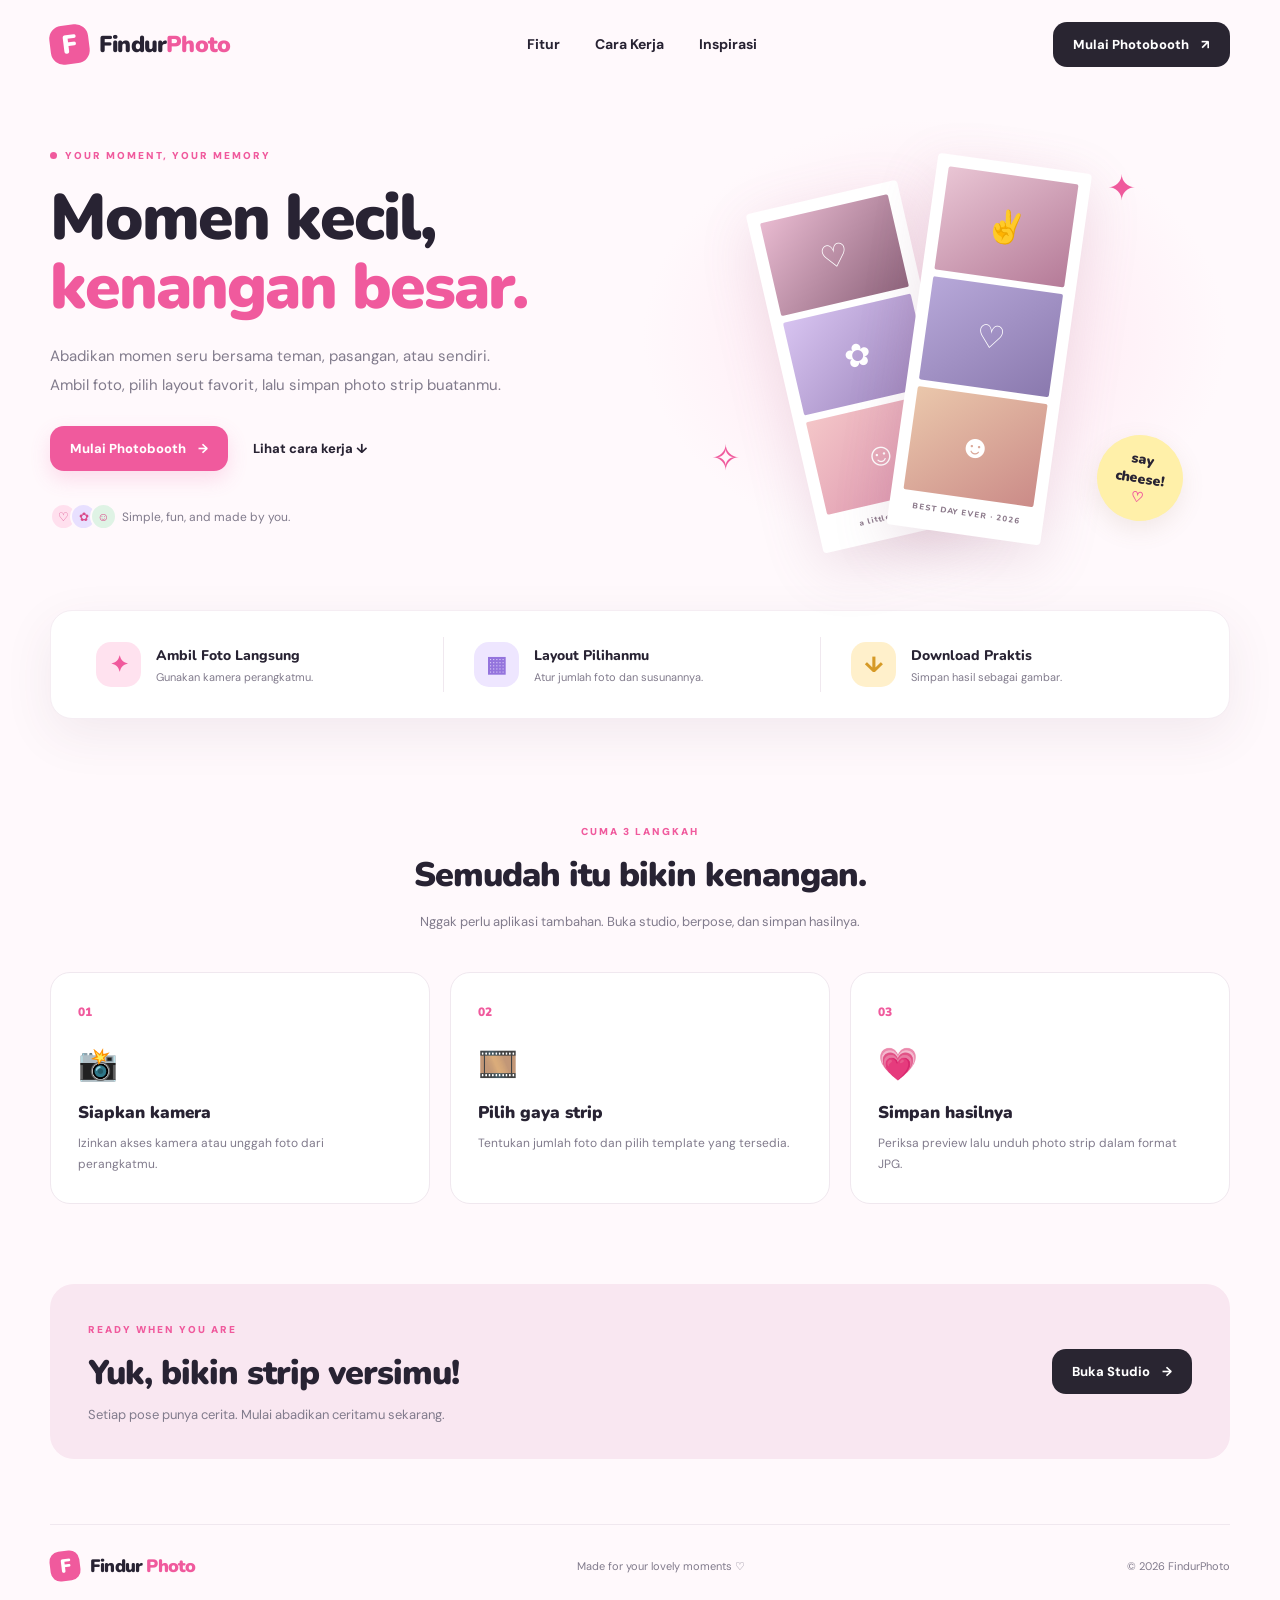
<file: index.html>
<!DOCTYPE html>
<html lang="id">

<head>
    <meta charset="UTF-8">
    <meta name="viewport" content="width=device-width, initial-scale=1.0">

    <title>Find ur Photo — Abadikan Momenmu</title>

    <link rel="stylesheet" href="style.css">
</head>

<body class="landing-page">

    <header class="site-header wrap">

        <a class="brand" href="index.html">
            <span class="brand-mark">F</span>

            <span>
                Findur<span class="pink">Photo</span>
            </span>
        </a>

        <nav>
            <a href="#fitur">Fitur</a>
            <a href="#cara">Cara Kerja</a>
            <a href="#contoh">Inspirasi</a>
        </nav>

        <a class="button button-dark header-cta" href="studio.html">
            Mulai Photobooth
            <span>↗</span>
        </a>

    </header>

    <main>

        <section class="hero wrap">

            <div class="hero-copy">

                <span class="eyebrow">
                    <span class="eyebrow-dot"></span>
                    YOUR MOMENT, YOUR MEMORY
                </span>

                <h1>
                    Momen kecil,
                    <br>
                    <span class="pink">kenangan besar.</span>
                </h1>

                <p>
                    Abadikan momen seru bersama teman, pasangan, atau sendiri.
                    Ambil foto, pilih layout favorit, lalu simpan photo strip
                    buatanmu.
                </p>

                <div class="hero-actions">

                    <a class="button button-pink" href="studio.html">
                        Mulai Photobooth
                        <span>→</span>
                    </a>

                    <a class="text-link" href="#cara">
                        Lihat cara kerja ↓
                    </a>

                </div>

                <div class="hero-note">

                    <div class="avatar-stack">
                        <span>♡</span>
                        <span>✿</span>
                        <span>☺</span>
                    </div>

                    <span>
                        Simple, fun, and made by you.
                    </span>

                </div>

            </div>

            <div class="hero-art" aria-label="Ilustrasi hasil photobooth">

                <div class="sparkle sparkle-one">✦</div>
                <div class="sparkle sparkle-two">✧</div>

                <div class="photo-card photo-card-back">

                    <div class="mock-photo mock-a">♡</div>
                    <div class="mock-photo mock-b">✿</div>
                    <div class="mock-photo mock-c">☺</div>

                    <div class="mock-caption">
                        a little moment
                    </div>

                </div>

                <div class="photo-card photo-card-front">

                    <div class="mock-photo mock-d">
                        <span>✌</span>
                    </div>

                    <div class="mock-photo mock-e">
                        <span>♡</span>
                    </div>

                    <div class="mock-photo mock-f">
                        <span>☻</span>
                    </div>

                    <div class="mock-caption">
                        BEST DAY EVER · 2026
                    </div>

                </div>

                <div class="sticker">
                    say<br>
                    cheese!
                    <span>♡</span>
                </div>

            </div>

        </section>

        <section class="feature-band wrap" id="fitur">

            <div class="feature">

                <span class="feature-icon pink-bg">✦</span>

                <div>
                    <h3>Ambil Foto Langsung</h3>
                    <p>Gunakan kamera perangkatmu.</p>
                </div>

            </div>

            <div class="feature">

                <span class="feature-icon lilac-bg">▦</span>

                <div>
                    <h3>Layout Pilihanmu</h3>
                    <p>Atur jumlah foto dan susunannya.</p>
                </div>

            </div>

            <div class="feature">

                <span class="feature-icon yellow-bg">↓</span>

                <div>
                    <h3>Download Praktis</h3>
                    <p>Simpan hasil sebagai gambar.</p>
                </div>

            </div>

        </section>

        <section class="how-section wrap" id="cara">

            <div class="section-heading">

                <span class="eyebrow">
                    CUMA 3 LANGKAH
                </span>

                <h2>
                    Semudah itu bikin kenangan.
                </h2>

                <p>
                    Nggak perlu aplikasi tambahan.
                    Buka studio, berpose, dan simpan hasilnya.
                </p>

            </div>

            <div class="steps">

                <article>

                    <span class="step-number">01</span>

                    <div class="step-emoji">📸</div>

                    <h3>Siapkan kamera</h3>

                    <p>
                        Izinkan akses kamera atau unggah foto dari perangkatmu.
                    </p>

                </article>

                <article>

                    <span class="step-number">02</span>

                    <div class="step-emoji">🎞️</div>

                    <h3>Pilih gaya strip</h3>

                    <p>
                        Tentukan jumlah foto dan pilih template yang tersedia.
                    </p>

                </article>

                <article>

                    <span class="step-number">03</span>

                    <div class="step-emoji">💗</div>

                    <h3>Simpan hasilnya</h3>

                    <p>
                        Periksa preview lalu unduh photo strip dalam format JPG.
                    </p>

                </article>

            </div>

        </section>

        <section class="inspiration wrap" id="contoh">

            <div>

                <span class="eyebrow">
                    READY WHEN YOU ARE
                </span>

                <h2>
                    Yuk, bikin strip versimu!
                </h2>

                <p>
                    Setiap pose punya cerita.
                    Mulai abadikan ceritamu sekarang.
                </p>

            </div>

            <a class="button button-dark" href="studio.html">
                Buka Studio
                <span>→</span>
            </a>

        </section>

    </main>

    <footer class="site-footer wrap">

        <a class="brand" href="index.html">

            <span class="brand-mark">F</span>

            <span>
                Findur
                <span class="pink">Photo</span>
            </span>

        </a>

        <span>
            Made for your lovely moments ♡
        </span>

        <span>
            © 2026 FindurPhoto
        </span>

    </footer>

</body>
</html>
</file>
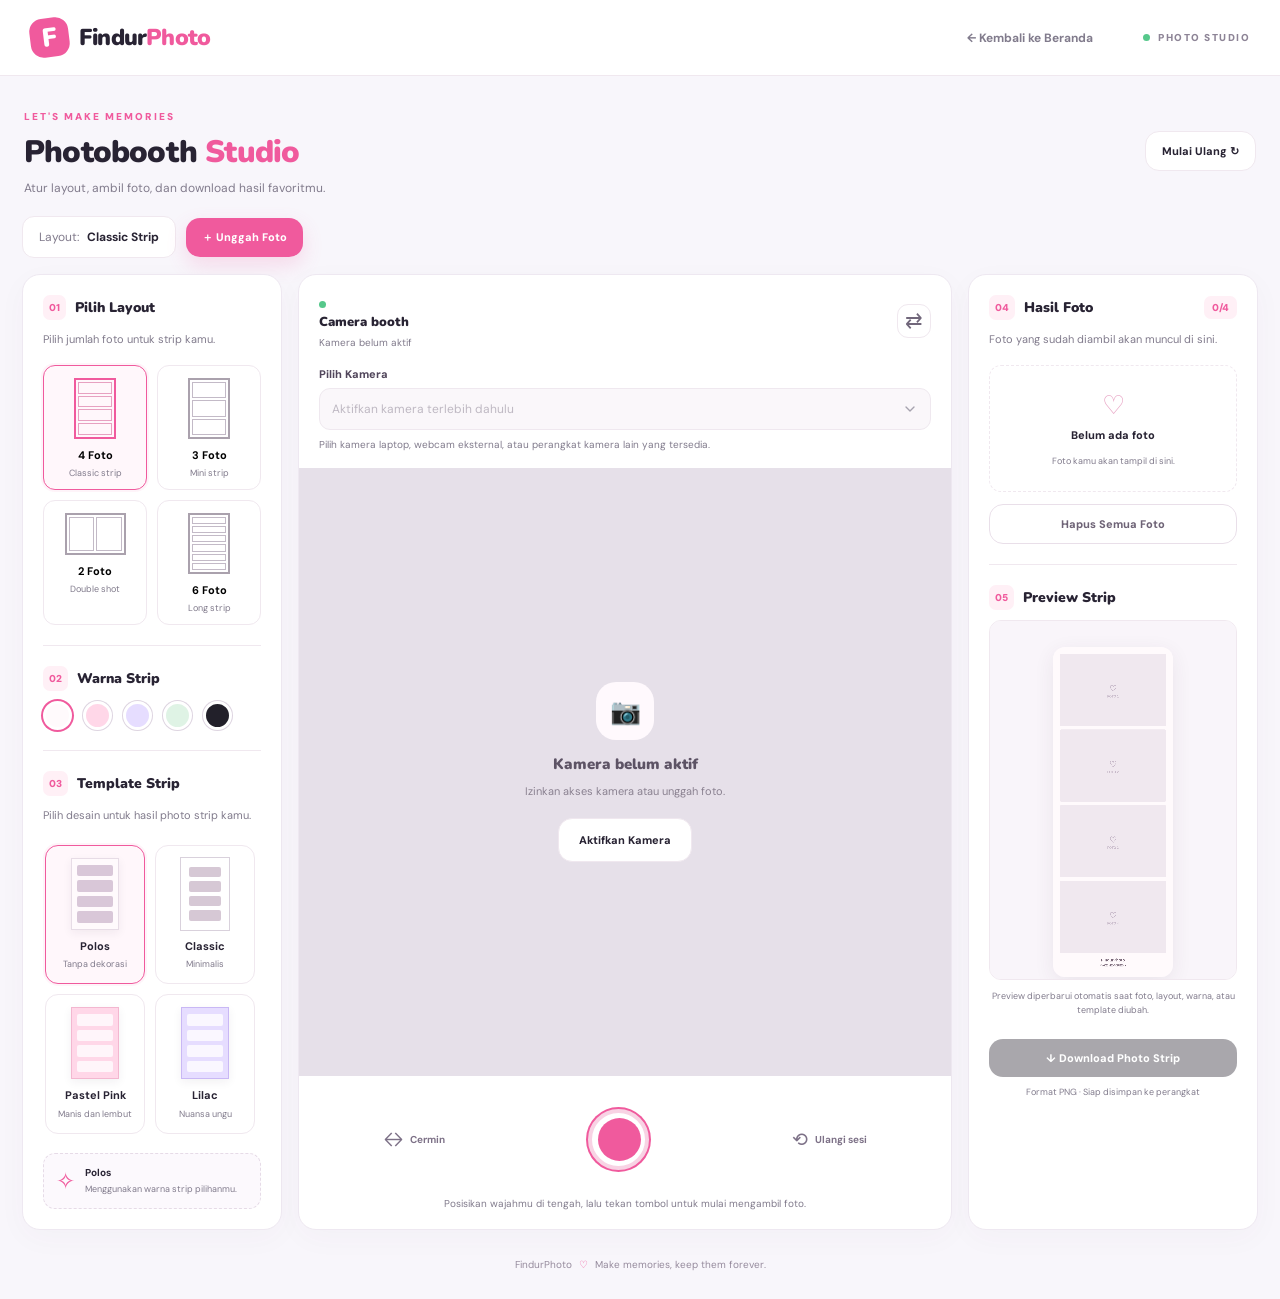
<file: studio.html>
<!DOCTYPE html>
<html lang="id">
<head>
    <meta charset="UTF-8">
    <meta name="viewport" content="width=device-width, initial-scale=1.0">
    <title>Studio Photobooth — FindurPhoto</title>
    <link rel="stylesheet" href="style.css">
</head>
<body class="studio-page">
    <header class="site-header studio-header">
        <a class="brand" href="index.html">
            <span class="brand-mark">F</span>
            <span>Findur<span class="pink">Photo</span></span>
        </a>
        <nav><a href="index.html">← Kembali ke Beranda</a></nav>
        <span class="studio-status"><span></span> PHOTO STUDIO</span>
    </header>

    <main class="studio-wrap">
        <div class="studio-title">
            <div>
                <span class="eyebrow">LET'S MAKE MEMORIES</span>
                <h1>Photobooth <span class="pink">Studio</span></h1>
                <p>Atur layout, ambil foto, dan download hasil favoritmu.</p>
            </div>
            <button class="button button-light" id="resetAll" type="button">Mulai Ulang ↻</button>
        </div>

        <div class="studio-toolbar">
            <span class="toolbar-pill">Layout: <strong id="layoutName">Classic Strip</strong></span>
            <label class="button button-pink upload-button">
                ＋ Unggah Foto
                <input id="uploadInput" type="file" accept="image/*" multiple hidden>
            </label>
        </div>

        <div class="studio-grid">
            <aside class="panel layout-panel">
                <div class="panel-heading"><span>01</span><h2>Pilih Layout</h2></div>
                <p class="muted">Pilih jumlah foto untuk strip kamu.</p>

                <div class="layout-options" id="layoutOptions">
                    <button class="layout-option active" data-count="4" type="button">
                        <span class="layout-icon vertical four"><i></i><i></i><i></i><i></i></span>
                        <strong>4 Foto</strong><small>Classic strip</small>
                    </button>
                    <button class="layout-option" data-count="3" type="button">
                        <span class="layout-icon vertical three"><i></i><i></i><i></i></span>
                        <strong>3 Foto</strong><small>Mini strip</small>
                    </button>
                    <button class="layout-option" data-count="2" type="button">
                        <span class="layout-icon horizontal two"><i></i><i></i></span>
                        <strong>2 Foto</strong><small>Double shot</small>
                    </button>
                    <button class="layout-option" data-count="6" type="button">
                        <span class="layout-icon vertical six"><i></i><i></i><i></i><i></i><i></i><i></i></span>
                        <strong>6 Foto</strong><small>Long strip</small>
                    </button>
                </div>

                <div class="panel-divider"></div>
                <div class="panel-heading"><span>02</span><h2>Warna Strip</h2></div>
                <div class="color-options">
                    <button class="color-choice active" data-color="#fffafc" aria-label="Putih" style="--swatch:#fffafc" type="button"></button>
                    <button class="color-choice" data-color="#ffd7e8" aria-label="Pink" style="--swatch:#ffd7e8" type="button"></button>
                    <button class="color-choice" data-color="#e6ddff" aria-label="Lilac" style="--swatch:#e6ddff" type="button"></button>
                    <button class="color-choice" data-color="#dff3e5" aria-label="Mint" style="--swatch:#dff3e5" type="button"></button>
                    <button class="color-choice" data-color="#22202a" aria-label="Hitam" style="--swatch:#22202a" type="button"></button>
                </div>

                <div class="panel-divider"></div>
                <div class="panel-heading"><span>03</span><h2>Template Strip</h2></div>
                <p class="muted">Pilih desain untuk hasil photo strip kamu.</p>

                <div class="template-gallery" id="templateGallery">
                    <button class="template-card active" type="button" data-template="plain" aria-pressed="true">
                        <span class="template-card-preview preview-plain"><i></i><i></i><i></i><i></i></span>
                        <strong>Polos</strong><small>Tanpa dekorasi</small>
                    </button>
                    <button class="template-card" type="button" data-template="classic" aria-pressed="false">
                        <span class="template-card-preview preview-classic"><i></i><i></i><i></i><i></i></span>
                        <strong>Classic</strong><small>Minimalis</small>
                    </button>
                    <button class="template-card" type="button" data-template="pink" aria-pressed="false">
                        <span class="template-card-preview preview-pink"><i></i><i></i><i></i><i></i></span>
                        <strong>Pastel Pink</strong><small>Manis dan lembut</small>
                    </button>
                    <button class="template-card" type="button" data-template="lilac" aria-pressed="false">
                        <span class="template-card-preview preview-lilac"><i></i><i></i><i></i><i></i></span>
                        <strong>Lilac</strong><small>Nuansa ungu</small>
                    </button>
                    <button class="template-card" type="button" data-template="mint" aria-pressed="false">
                        <span class="template-card-preview preview-mint"><i></i><i></i><i></i><i></i></span>
                        <strong>Mint</strong><small>Segar dan cerah</small>
                    </button>
                    <button class="template-card" type="button" data-template="dark" aria-pressed="false">
                        <span class="template-card-preview preview-dark"><i></i><i></i><i></i><i></i></span>
                        <strong>Dark</strong><small>Elegan</small>
                    </button>
                    <button class="template-card" type="button" data-template="floral" aria-pressed="false">
                        <span class="template-card-preview preview-floral"><i></i><i></i><i></i><i></i></span>
                        <strong>Floral</strong><small>Motif bunga</small>
                    </button>
                </div>

                <div class="template-preview-info">
                    <span class="template-preview-icon">✧</span>
                    <div><strong id="selectedTemplateName">Polos</strong><small id="selectedTemplateDescription">Menggunakan warna strip pilihanmu.</small></div>
                </div>
            </aside>

            <section class="camera-panel panel">
                <div class="camera-top">
                    <div><span class="camera-live-dot"></span><strong>Camera booth</strong><small id="cameraStatus">Menyiapkan kamera…</small></div>
                    <button class="icon-button" id="switchCamera" title="Ganti kamera" type="button">⇄</button>
                </div>

                <div class="camera-selector">
                    <label for="cameraSelect">Pilih Kamera</label>
                    <select id="cameraSelect" name="cameraSelect"><option value="">Klik Aktifkan Kamera terlebih dahulu</option></select>
                    <small class="camera-selector-hint">Pilih kamera laptop, webcam eksternal, atau perangkat kamera lain yang tersedia.</small>
                </div>

                <div class="camera-stage">
                    <video id="cameraVideo" autoplay playsinline muted></video>
                    <div class="camera-placeholder" id="cameraPlaceholder">
                        <div class="camera-symbol">📷</div><strong>Kamera belum aktif</strong>
                        <span>Izinkan akses kamera atau unggah foto.</span>
                        <button class="button button-light" id="enableCamera" type="button">Aktifkan Kamera</button>
                    </div>
                    <div class="countdown-overlay" id="countdownOverlay" hidden>3</div>
                </div>

                <div class="camera-controls">
                    <button class="control-link" id="mirrorButton" type="button">↔ <span>Cermin</span></button>
                    <button class="shutter" id="captureButton" aria-label="Ambil foto" type="button"><span></span></button>
                    <button class="control-link" id="retakeButton" type="button">⟲ <span>Ulangi sesi</span></button>
                </div>
                <div class="camera-hint" id="cameraHint">Posisikan wajahmu di tengah, lalu tekan tombol untuk mulai mengambil foto.</div>
            </section>

            <aside class="panel result-panel">
                <div class="panel-heading"><span>04</span><h2>Hasil Foto</h2><span class="photo-counter" id="photoCounter">0/4</span></div>
                <p class="muted">Foto yang sudah diambil akan muncul di sini.</p>
                <div class="captured-list" id="capturedList">
                    <div class="empty-captured"><span>♡</span><p>Belum ada foto</p><small>Foto kamu akan tampil di sini.</small></div>
                </div>
                <button class="button button-outline full-button" id="clearPhotos" type="button">Hapus Semua Foto</button>
                <div class="panel-divider"></div>
                <div class="panel-heading"><span>05</span><h2>Preview Strip</h2></div>
                <div class="strip-preview-wrap">
                    <canvas id="stripCanvas" class="strip-export-canvas" width="600" height="1800" aria-label="Preview photo strip FindurPhoto"></canvas>
                </div>
                <p class="preview-note">Preview diperbarui otomatis saat foto, layout, warna, atau template diubah.</p>
                <button class="button button-dark full-button" id="downloadButton" type="button" disabled>↓ Download Photo Strip</button>
                <p class="download-note">Format PNG · Siap disimpan ke perangkat</p>
            </aside>
        </div>

        <footer class="studio-footer">FindurPhoto <span>♡</span> Make memories, keep them forever.</footer>
    </main>
    <script src="studio.js"></script>
</body>
</html>
</file>
<file: style.css>
@import url('https://fonts.googleapis.com/css2?family=DM+Sans:wght@400;500;600;700&family=Nunito:wght@400;500;600;700;800;900&display=swap');

:root {
    --pink: #f05a9d;
    --pink-dark: #e7468d;
    --ink: #282333;
    --muted: #817b8c;
    --bg: #fff9fc;
    --line: #f0e8ef;
    --lilac: #eee8ff;
    --shadow: 0 16px 50px rgba(86, 53, 82, .08);
}

* {
    box-sizing: border-box;
}

html {
    scroll-behavior: smooth;
}

body {
    margin: 0;
    background: var(--bg);
    color: var(--ink);
    font-family: 'DM Sans', sans-serif;
}

a {
    color: inherit;
    text-decoration: none;
}

button,
input,
select,
textarea {
    font: inherit;
}

button {
    cursor: pointer;
}

button:focus-visible,
select:focus-visible,
input:focus-visible,
a:focus-visible {
    outline: 3px solid #f05a9d55;
    outline-offset: 3px;
}

.wrap {
    width: min(1180px, calc(100% - 48px));
    margin: auto;
}

.site-header {
    height: 88px;
    display: flex;
    align-items: center;
    justify-content: space-between;
    gap: 25px;
}

.brand {
    display: flex;
    align-items: center;
    gap: 10px;
    font: 900 23px 'Nunito', sans-serif;
    letter-spacing: -.8px;
}

.brand-mark {
    width: 39px;
    height: 39px;
    border-radius: 13px;
    background: var(--pink);
    color: white;
    display: grid;
    place-items: center;
    font-size: 26px;
    transform: rotate(-7deg);
    flex-shrink: 0;
}

.pink {
    color: var(--pink);
}

nav {
    display: flex;
    gap: 35px;
    font-size: 14px;
    font-weight: 700;
}

nav a {
    transition: color .2s ease;
}

nav a:hover,
.text-link:hover {
    color: var(--pink);
}

.button {
    display: inline-flex;
    align-items: center;
    justify-content: center;
    gap: 12px;
    border: 0;
    border-radius: 14px;
    padding: 14px 20px;
    font-size: 13px;
    font-weight: 800;
    transition: transform .2s ease, background .2s ease, box-shadow .2s ease;
    white-space: nowrap;
}

.button:hover {
    transform: translateY(-2px);
}

.button:active {
    transform: translateY(0);
}

.button-pink {
    background: var(--pink);
    color: white;
    box-shadow: 0 8px 20px #f05a9d30;
}

.button-pink:hover {
    background: var(--pink-dark);
    box-shadow: 0 10px 24px #f05a9d40;
}

.button-dark {
    background: #292531;
    color: white;
}

.button-dark:hover {
    background: #41384a;
}

.button-light {
    background: white;
    border: 1px solid var(--line);
    color: var(--ink);
}

.button-light:hover {
    border-color: #e9b3ce;
    background: #fff8fc;
}

.hero {
    min-height: 510px;
    display: grid;
    grid-template-columns: 1fr 1fr;
    align-items: center;
    padding-top: 20px;
    padding-bottom: 45px;
}

.hero-copy {
    padding: 35px 0;
}

.eyebrow {
    font-size: 10px;
    letter-spacing: 2px;
    font-weight: 900;
    color: var(--pink);
    display: inline-flex;
    align-items: center;
    gap: 8px;
}

.eyebrow-dot {
    width: 7px;
    height: 7px;
    background: var(--pink);
    border-radius: 50%;
}

h1,
h2,
h3,
p {
    margin-top: 0;
}

.hero h1 {
    font: 900 clamp(43px, 5vw, 66px)/1.08 'Nunito', sans-serif;
    letter-spacing: -2px;
    margin: 20px 0;
}

.hero-copy > p {
    font-size: 15px;
    line-height: 1.9;
    color: var(--muted);
    max-width: 465px;
}

.hero-actions {
    display: flex;
    align-items: center;
    gap: 25px;
    margin-top: 27px;
}

.text-link {
    font-size: 13px;
    font-weight: 800;
    transition: color .2s ease;
}

.hero-note {
    display: flex;
    align-items: center;
    gap: 12px;
    margin-top: 32px;
    color: var(--muted);
    font-size: 12px;
}

.avatar-stack {
    display: flex;
}

.avatar-stack span {
    width: 27px;
    height: 27px;
    border-radius: 50%;
    display: grid;
    place-items: center;
    background: #ffe0ee;
    border: 2px solid var(--bg);
    margin-right: -7px;
    color: #d94b8a;
}

.avatar-stack span:nth-child(2) {
    background: #e8e0ff;
}

.avatar-stack span:nth-child(3) {
    background: #dff3e5;
}

.hero-art {
    height: 440px;
    position: relative;
    display: flex;
    align-items: center;
    justify-content: center;
    background: radial-gradient(
        ellipse at center,
        #ffe8f2 0,
        rgba(255, 232, 242, .5) 42%,
        transparent 70%
    );
}

.photo-card {
    background: white;
    padding: 12px 12px 16px;
    box-shadow: 0 18px 55px #9e6c8830;
    border-radius: 4px;
    width: 155px;
    position: absolute;
}

.photo-card-back {
    transform: rotate(-13deg) translate(-80px, 12px);
}

.photo-card-front {
    transform: rotate(8deg) translate(55px, 5px);
    z-index: 2;
}

.mock-photo {
    height: 95px;
    border-radius: 2px;
    margin-bottom: 7px;
    display: grid;
    place-items: center;
    font-size: 32px;
    color: #fff;
}

.mock-a {
    background: linear-gradient(140deg, #e8bad0, #8e647c);
}

.mock-b {
    background: linear-gradient(140deg, #d7c3f0, #9a83ba);
}

.mock-c {
    background: linear-gradient(140deg, #f4c6c8, #d98eaa);
}

.mock-d {
    height: 104px;
    background: linear-gradient(140deg, #e9c5d4, #b57b98);
}

.mock-e {
    height: 104px;
    background: linear-gradient(140deg, #b7a8d9, #8a79ae);
}

.mock-f {
    height: 104px;
    background: linear-gradient(140deg, #eac7ab, #cb8b88);
}

.mock-caption {
    text-align: center;
    font: 800 8px 'Nunito', sans-serif;
    letter-spacing: 1px;
    color: #8d7b8c;
    padding-top: 3px;
}

.sticker {
    position: absolute;
    z-index: 3;
    right: 8%;
    bottom: 36px;
    transform: rotate(9deg);
    background: #fff0a9;
    border-radius: 50%;
    width: 86px;
    height: 86px;
    display: grid;
    place-content: center;
    text-align: center;
    font: 900 14px 'Nunito', sans-serif;
    box-shadow: 0 8px 25px #8e6d4c20;
}

.sticker span {
    color: var(--pink);
}

.sparkle {
    position: absolute;
    color: var(--pink);
    font-size: 35px;
}

.sparkle-one {
    top: 48px;
    right: 16%;
}

.sparkle-two {
    left: 12%;
    bottom: 76px;
}

.feature-band {
    display: grid;
    grid-template-columns: repeat(3, 1fr);
    background: white;
    border: 1px solid #f5edf3;
    border-radius: 22px;
    padding: 26px 30px;
    box-shadow: var(--shadow);
    gap: 15px;
}

.feature {
    display: flex;
    align-items: center;
    gap: 15px;
    padding: 5px 15px;
    border-right: 1px solid var(--line);
}

.feature:last-child {
    border: 0;
}

.feature-icon {
    width: 45px;
    height: 45px;
    flex-shrink: 0;
    border-radius: 15px;
    display: grid;
    place-items: center;
    font-size: 22px;
    font-weight: 900;
}

.pink-bg {
    background: #ffe2ef;
    color: var(--pink);
}

.lilac-bg {
    background: #eee6ff;
    color: #9474dd;
}

.yellow-bg {
    background: #fff0cb;
    color: #d69a27;
}

.feature h3 {
    font: 800 14px 'Nunito', sans-serif;
    margin: 0 0 5px;
}

.feature p {
    font-size: 11px;
    color: var(--muted);
    margin: 0;
}

.how-section {
    padding: 100px 0 80px;
}

.section-heading {
    text-align: center;
    max-width: 530px;
    margin: 0 auto 38px;
}

.section-heading h2,
.inspiration h2 {
    font: 900 34px 'Nunito', sans-serif;
    letter-spacing: -1px;
    margin: 12px 0;
}

.section-heading p,
.inspiration p {
    color: var(--muted);
    font-size: 13px;
    line-height: 1.8;
}

.steps {
    display: grid;
    grid-template-columns: repeat(3, 1fr);
    gap: 20px;
}

.steps article {
    position: relative;
    padding: 27px;
    border-radius: 20px;
    background: white;
    border: 1px solid var(--line);
}

.step-number {
    font: 900 12px 'Nunito', sans-serif;
    color: var(--pink);
}

.step-emoji {
    font-size: 32px;
    margin: 22px 0 16px;
}

.steps h3 {
    font: 900 17px 'Nunito', sans-serif;
    margin-bottom: 9px;
}

.steps p {
    font-size: 12px;
    line-height: 1.8;
    color: var(--muted);
    margin-bottom: 0;
}

.inspiration {
    padding: 33px 38px;
    border-radius: 24px;
    background: #f9e7f1;
    display: flex;
    align-items: center;
    justify-content: space-between;
    margin-bottom: 65px;
    gap: 24px;
}

.inspiration h2 {
    margin-bottom: 7px;
}

.inspiration p {
    margin: 0;
}

.site-footer {
    min-height: 82px;
    display: flex;
    align-items: center;
    justify-content: space-between;
    border-top: 1px solid var(--line);
    font-size: 11px;
    color: var(--muted);
    gap: 16px;
}

.site-footer .brand {
    color: var(--ink);
    font-size: 18px;
}

.site-footer .brand-mark {
    width: 30px;
    height: 30px;
    font-size: 19px;
    border-radius: 10px;
}

.studio-page {
    background: #f8f6fb;
    min-height: 100vh;
}

.studio-header {
    padding: 0 30px;
    background: #fff;
    border-bottom: 1px solid var(--line);
    height: 76px;
    display: flex;
    align-items: center;
}

.studio-header nav {
    margin-left: auto;
    margin-right: 25px;
}

.studio-header nav a {
    font-size: 12px;
    color: var(--muted);
}

.studio-status {
    font-size: 10px;
    letter-spacing: 1.5px;
    font-weight: 900;
    color: #8d8496;
    display: flex;
    align-items: center;
    gap: 8px;
}

.studio-status span,
.camera-live-dot {
    width: 7px;
    height: 7px;
    border-radius: 50%;
    background: #56c88b;
    display: inline-block;
    flex-shrink: 0;
}

.studio-wrap {
    width: min(1440px, calc(100% - 44px));
    margin: 0 auto;
}

.studio-title {
    display: flex;
    justify-content: space-between;
    align-items: center;
    padding: 28px 2px 18px;
    gap: 16px;
}

.studio-title h1 {
    font: 900 31px 'Nunito', sans-serif;
    letter-spacing: -.8px;
    margin: 6px 0;
}

.studio-title p {
    font-size: 12px;
    color: var(--muted);
    margin: 0;
    line-height: 1.6;
}

.studio-title .button {
    font-size: 11px;
    padding: 12px 16px;
}

.studio-toolbar {
    display: flex;
    align-items: center;
    gap: 10px;
    margin-bottom: 16px;
}

.toolbar-pill {
    background: #fff;
    border: 1px solid var(--line);
    border-radius: 12px;
    padding: 12px 16px;
    font-size: 12px;
    color: var(--muted);
}

.toolbar-pill strong {
    color: var(--ink);
    margin-left: 5px;
}

.upload-button {
    font-size: 11px;
    padding: 12px 16px;
    cursor: pointer;
}

.studio-grid {
    display: grid;
    grid-template-columns: 260px minmax(360px, 1fr) 290px;
    gap: 16px;
    align-items: stretch;
}

.panel {
    background: white;
    border: 1px solid #eee8f1;
    border-radius: 18px;
    padding: 20px;
    box-shadow: 0 8px 30px #51405c08;
    min-width: 0;
}

.panel-heading {
    display: flex;
    align-items: center;
    gap: 9px;
    margin-bottom: 10px;
}

.panel-heading > span:first-child {
    font-size: 10px;
    font-weight: 900;
    color: var(--pink);
    background: #fff0f6;
    border-radius: 7px;
    padding: 6px;
}

.panel-heading h2 {
    font: 900 14px 'Nunito', sans-serif;
    margin: 0;
    flex: 1;
}

.muted {
    font-size: 11px;
    color: var(--muted);
    line-height: 1.7;
    margin-bottom: 16px;
}

.layout-options {
    display: grid;
    grid-template-columns: 1fr 1fr;
    gap: 10px;
}

.layout-option {
    border: 1px solid var(--line);
    border-radius: 12px;
    background: #fff;
    padding: 12px 6px 10px;
    display: flex;
    align-items: center;
    flex-direction: column;
    gap: 5px;
    min-width: 0;
    transition: border-color .2s ease, background .2s ease;
}

.layout-option:hover {
    border-color: #edb2cd;
}

.layout-option.active {
    border: 1.5px solid var(--pink);
    background: #fff7fb;
    box-shadow: 0 0 0 2px #f05a9d10;
}

.layout-option strong {
    font-size: 11px;
}

.layout-option small {
    font-size: 9px;
    color: var(--muted);
}

.layout-icon {
    width: 42px;
    height: 61px;
    border: 2px solid #aaa1ad;
    padding: 2px;
    display: flex;
    gap: 2px;
    margin-bottom: 4px;
}

.layout-icon.vertical {
    flex-direction: column;
}

.layout-icon.horizontal {
    width: 61px;
    height: 42px;
    flex-direction: row;
}

.layout-icon i {
    display: block;
    border: 1px solid #c3bac7;
    flex: 1;
    min-height: 0;
}

.layout-option.active .layout-icon {
    border-color: var(--pink);
}

.layout-option.active .layout-icon i {
    border-color: #e7a1c1;
}

.panel-divider {
    height: 1px;
    background: var(--line);
    margin: 20px 0;
}

.color-options {
    display: flex;
    flex-wrap: wrap;
    gap: 11px;
}

.color-choice {
    width: 29px;
    height: 29px;
    flex-shrink: 0;
    border-radius: 50%;
    background: var(--swatch);
    border: 3px solid white;
    box-shadow: 0 0 0 1px #ded5e1;
    transition: box-shadow .2s ease, transform .2s ease;
}

.color-choice:hover {
    transform: scale(1.08);
}

.color-choice.active {
    box-shadow: 0 0 0 2px var(--pink);
}

.template-placeholder {
    border: 1px dashed #e6dbe7;
    background: #fcf9fd;
    border-radius: 12px;
    padding: 13px;
    display: flex;
    align-items: center;
    gap: 10px;
}

.template-placeholder > span {
    font-size: 23px;
    color: var(--pink);
}

.template-placeholder strong,
.template-placeholder small {
    display: block;
}

.template-placeholder strong {
    font-size: 10px;
}

.template-placeholder small {
    font-size: 9px;
    color: var(--muted);
    margin-top: 4px;
}

.camera-panel {
    padding: 0;
    overflow: hidden;
    display: flex;
    flex-direction: column;
}

.camera-top {
    display: flex;
    align-items: center;
    justify-content: space-between;
    gap: 12px;
    padding: 17px 20px;
}

.camera-top > div {
    min-width: 0;
}

.camera-top strong {
    font: 900 13px 'Nunito', sans-serif;
    display: block;
}

.camera-top small {
    font-size: 10px;
    color: var(--muted);
    display: block;
    margin-top: 4px;
    line-height: 1.5;
}

.camera-live-dot {
    margin-right: 6px;
}

.icon-button {
    width: 34px;
    height: 34px;
    flex-shrink: 0;
    border-radius: 11px;
    border: 1px solid var(--line);
    background: white;
    font-size: 21px;
    color: #71677b;
    display: grid;
    place-items: center;
    transition: background .2s ease, border-color .2s ease;
}

.icon-button:hover {
    background: #fff4f9;
    border-color: #edb2cd;
}

.camera-selector {
    padding: 0 20px 15px;
    display: flex;
    flex-direction: column;
    gap: 7px;
}

.camera-selector label {
    color: #51465b;
    font-size: 11px;
    font-weight: 800;
}

.camera-selector select {
    width: 100%;
    min-width: 0;
    min-height: 42px;
    padding: 10px 38px 10px 12px;
    border: 1px solid #e9dfe9;
    border-radius: 11px;
    background-color: #fff;
    color: var(--ink);
    font-size: 12px;
    outline: none;
    cursor: pointer;
    appearance: none;
    -webkit-appearance: none;
    background-image: url("data:image/svg+xml,%3Csvg xmlns='http://www.w3.org/2000/svg' width='16' height='16' viewBox='0 0 24 24' fill='none' stroke='%23817b8c' stroke-width='2' stroke-linecap='round' stroke-linejoin='round'%3E%3Cpath d='m6 9 6 6 6-6'/%3E%3C/svg%3E");
    background-repeat: no-repeat;
    background-position: right 12px center;
    transition: border-color .2s ease, box-shadow .2s ease;
}

.camera-selector select:hover {
    border-color: #e6b1cb;
}

.camera-selector select:focus {
    border-color: var(--pink);
    box-shadow: 0 0 0 3px #f05a9d18;
}

.camera-selector select:disabled {
    background-color: #f8f5f8;
    color: #a49baa;
    cursor: not-allowed;
}

.camera-selector select option {
    background: white;
    color: var(--ink);
    padding: 8px;
}

.camera-selector-hint {
    font-size: 10px;
    line-height: 1.6;
    color: var(--muted);
}

.camera-stage {
    position: relative;
    width: 100%;
    background: #e6e0e9;
    min-height: 350px;
    flex: 1;
    overflow: hidden;
    display: flex;
    align-items: center;
    justify-content: center;
    isolation: isolate;
}

.camera-stage video {
    width: 100%;
    height: 100%;
    min-height: 350px;
    max-height: 560px;
    object-fit: cover;
    display: none;
    transform: scaleX(1);
    background: #e6e0e9;
}

.camera-stage video.active {
    display: block;
}

.camera-placeholder {
    position: absolute;
    inset: 0;
    display: flex;
    flex-direction: column;
    align-items: center;
    justify-content: center;
    gap: 9px;
    text-align: center;
    padding: 25px;
    color: #5d5365;
}

.camera-placeholder[hidden] {
    display: none;
}

.camera-symbol {
    width: 58px;
    height: 58px;
    border-radius: 20px;
    background: #fff9fd;
    display: grid;
    place-items: center;
    font-size: 25px;
    margin-bottom: 5px;
}

.camera-placeholder strong {
    font: 900 15px 'Nunito', sans-serif;
}

.camera-placeholder span {
    font-size: 11px;
    color: #8a8190;
    margin-bottom: 8px;
    line-height: 1.6;
}

.camera-placeholder .button {
    font-size: 11px;
}

.countdown-overlay {
    position: absolute;
    inset: 0;
    z-index: 3;
    display: grid;
    place-items: center;
    background: #21172b44;
    color: white;
    font: 900 100px 'Nunito', sans-serif;
    text-shadow: 0 3px 15px #0005;
    pointer-events: none;
}

.countdown-overlay[hidden] {
    display: none;
}

.camera-controls {
    display: flex;
    align-items: center;
    justify-content: space-around;
    gap: 10px;
    padding: 17px 14px 12px;
}

.control-link {
    border: 0;
    background: transparent;
    color: #7d7187;
    display: flex;
    align-items: center;
    justify-content: center;
    gap: 7px;
    font-size: 19px;
    padding: 8px;
    border-radius: 10px;
    transition: color .2s ease, background .2s ease;
}

.control-link:hover {
    color: var(--pink);
    background: #fff4f9;
}

.control-link span {
    font-size: 10px;
    font-weight: 700;
}

.shutter {
    width: 61px;
    height: 61px;
    flex-shrink: 0;
    border-radius: 50%;
    border: 4px solid #f8d3e4;
    background: white;
    display: grid;
    place-items: center;
    box-shadow: 0 0 0 2px var(--pink);
    transition: transform .2s ease, box-shadow .2s ease;
}

.shutter:hover:not(:disabled) {
    transform: scale(1.04);
    box-shadow: 0 0 0 3px var(--pink), 0 5px 15px #f05a9d35;
}

.shutter span {
    width: 43px;
    height: 43px;
    border-radius: 50%;
    background: var(--pink);
    display: block;
}

.shutter:disabled {
    opacity: .5;
    cursor: wait;
    transform: none;
}

.camera-hint {
    text-align: center;
    color: var(--muted);
    font-size: 10px;
    line-height: 1.6;
    padding: 0 12px 17px;
    margin: 0;
}

.photo-counter {
    font-size: 10px;
    color: var(--pink);
    font-weight: 900;
    background: #fff0f6;
    padding: 5px 8px;
    border-radius: 7px;
    white-space: nowrap;
}

.captured-list {
    display: grid;
    grid-template-columns: 1fr 1fr;
    gap: 8px;
    max-height: 220px;
    overflow: auto;
    overscroll-behavior: contain;
}

.empty-captured {
    grid-column: 1 / -1;
    text-align: center;
    padding: 22px 4px;
    border: 1px dashed var(--line);
    border-radius: 12px;
    color: var(--muted);
}

.empty-captured > span {
    font-size: 26px;
    color: #e7a2c3;
}

.empty-captured p {
    font-size: 11px;
    font-weight: 800;
    color: var(--ink);
    margin: 6px 0;
}

.empty-captured small {
    font-size: 9px;
    line-height: 1.6;
}

.captured-item {
    position: relative;
    aspect-ratio: 4 / 3;
    border-radius: 9px;
    overflow: hidden;
    background: #f4edf4;
}

.captured-item img {
    width: 100%;
    height: 100%;
    object-fit: cover;
    display: block;
}

.captured-item span {
    position: absolute;
    top: 5px;
    left: 5px;
    background: #ffffffdf;
    border-radius: 6px;
    font-size: 9px;
    font-weight: 900;
    padding: 4px 6px;
}

.captured-item button {
    position: absolute;
    right: 5px;
    top: 5px;
    width: 23px;
    height: 23px;
    border: 0;
    border-radius: 50%;
    background: #fff;
    color: #d94b8a;
    display: grid;
    place-items: center;
    padding: 0;
    transition: background .2s ease;
}

.captured-item button:hover {
    background: #ffe5f0;
}

.button-outline {
    background: #fff;
    border: 1px solid #e9dfe9;
    color: #6e6376;
}

.button-outline:hover {
    background: #fff7fb;
    border-color: #e9b3ce;
}

.full-button {
    width: 100%;
    font-size: 11px;
    padding: 12px;
    margin-top: 12px;
}

.strip-preview-wrap {
    width: 100%;
    background: #f9f5fa;
    border: 1px solid var(--line);
    border-radius: 12px;
    padding: 12px;
    display: flex;
    justify-content: center;
    align-items: flex-start;
    max-height: 360px;
    overflow: auto;
    overscroll-behavior: contain;
}

#stripCanvas {
    display: block;
    width: auto;
    height: auto;
    max-width: 100%;
    max-height: 330px;
    object-fit: contain;
    box-shadow: 0 5px 20px #45364b15;
}

.preview-note,
.download-note {
    font-size: 9px;
    line-height: 1.6;
    text-align: center;
    color: var(--muted);
    margin: 9px 0;
}

.button-dark:disabled {
    opacity: .4;
    cursor: not-allowed;
    transform: none;
}

.download-note {
    margin: 8px 0 0;
}

.studio-footer {
    text-align: center;
    padding: 28px 0;
    color: #968b9d;
    font-size: 10px;
}

.studio-footer span {
    color: var(--pink);
    padding: 0 4px;
}

@media (max-width: 1050px) {
    .studio-grid {
        grid-template-columns: 230px minmax(0, 1fr);
    }

    .result-panel {
        grid-column: 1 / -1;
        display: grid;
        grid-template-columns: minmax(0, 1fr) minmax(0, 1fr);
        gap: 0 22px;
    }

    .result-panel > .panel-heading:first-child,
    .result-panel > p,
    .captured-list,
    .result-panel > .button-outline {
        grid-column: 1;
    }

    .result-panel > .panel-divider,
    .result-panel > .panel-heading:nth-of-type(2),
    .strip-preview-wrap,
    .preview-note,
    .result-panel > .button-dark,
    .download-note {
        grid-column: 2;
    }

    .result-panel > .panel-divider {
        grid-row: 1;
    }

    .result-panel > .panel-heading:nth-of-type(2) {
        grid-row: 2;
    }

    .strip-preview-wrap {
        grid-row: 3 / 5;
    }

    .preview-note {
        grid-row: 5;
    }

    .result-panel > .button-dark {
        grid-row: 6;
    }

    .download-note {
        grid-row: 7;
    }

    .captured-list {
        max-height: 240px;
    }

    .hero-art {
        transform: scale(.92);
    }
}

@media (max-width: 700px) {
    .wrap {
        width: calc(100% - 32px);
    }

    .site-header {
        height: 72px;
    }

    .site-header nav {
        display: none;
    }

    .header-cta {
        font-size: 11px;
        padding: 11px 13px;
    }

    .brand {
        font-size: 20px;
    }

    .hero {
        grid-template-columns: 1fr;
        padding-top: 5px;
    }

    .hero-copy {
        padding: 38px 0 5px;
    }

    .hero h1 {
        font-size: 49px;
    }

    .hero-art {
        height: 330px;
        transform: none;
    }

    .photo-card {
        width: 125px;
    }

    .mock-photo {
        height: 74px;
    }

    .mock-d,
    .mock-e,
    .mock-f {
        height: 82px;
    }

    .photo-card-back {
        transform: rotate(-13deg) translate(-55px, 5px);
    }

    .photo-card-front {
        transform: rotate(8deg) translate(43px, 0);
    }

    .feature-band {
        grid-template-columns: 1fr;
        padding: 15px 18px;
        gap: 0;
    }

    .feature {
        border-right: 0;
        border-bottom: 1px solid var(--line);
        padding: 13px 4px;
    }

    .feature:last-child {
        border-bottom: 0;
    }

    .how-section {
        padding: 65px 0 55px;
    }

    .section-heading h2,
    .inspiration h2 {
        font-size: 28px;
    }

    .steps {
        grid-template-columns: 1fr;
    }

    .steps article {
        padding: 20px;
    }

    .step-emoji {
        margin: 12px 0;
    }

    .inspiration {
        padding: 25px;
        display: block;
    }

    .inspiration .button {
        margin-top: 20px;
    }

    .site-footer {
        gap: 12px;
        flex-wrap: wrap;
        padding: 20px 0;
    }

    .site-footer > span {
        font-size: 9px;
    }

    .studio-header {
        padding: 0 16px;
        gap: 12px;
    }

    .studio-header nav {
        display: block;
        margin: 0 auto 0 0;
        gap: 12px;
    }

    .studio-header nav a {
        font-size: 11px;
    }

    .studio-status {
        display: none;
    }

    .studio-wrap {
        width: calc(100% - 24px);
    }

    .studio-title {
        align-items: flex-start;
        gap: 10px;
        padding-top: 22px;
    }

    .studio-title h1 {
        font-size: 26px;
    }

    .studio-title p {
        max-width: 240px;
        line-height: 1.6;
    }

    .studio-title .button {
        font-size: 10px;
        padding: 10px;
    }

    .studio-grid {
        grid-template-columns: minmax(0, 1fr);
        gap: 13px;
    }

    .layout-panel {
        order: 1;
    }

    .camera-panel {
        order: 0;
    }

    .result-panel {
        order: 2;
        display: block;
    }

    .layout-options {
        grid-template-columns: repeat(4, minmax(0, 1fr));
        gap: 6px;
    }

    .layout-option {
        padding: 10px 3px;
    }

    .layout-option strong {
        font-size: 10px;
    }

    .layout-option small {
        font-size: 8px;
    }

    .layout-icon {
        transform: scale(.85);
        margin: -2px 0 0;
    }

    .studio-toolbar {
        flex-wrap: wrap;
    }

    .toolbar-pill,
    .upload-button {
        padding: 10px 12px;
        font-size: 11px;
    }

    .camera-top {
        padding: 15px 16px;
    }

    .camera-selector {
        padding: 0 16px 13px;
    }

    .camera-selector select {
        min-height: 44px;
        font-size: 12px;
    }

    .camera-stage,
    .camera-stage video {
        min-height: 280px;
    }

    .camera-stage video {
        max-height: 420px;
    }

    .camera-placeholder {
        padding: 18px;
    }

    .camera-placeholder strong {
        font-size: 14px;
    }

    .camera-placeholder span {
        max-width: 260px;
    }

    .camera-controls {
        padding: 14px 10px 10px;
    }

    .control-link {
        gap: 5px;
        font-size: 17px;
        padding: 7px 5px;
    }

    .control-link span {
        font-size: 9px;
    }

    .shutter {
        width: 56px;
        height: 56px;
    }

    .shutter span {
        width: 39px;
        height: 39px;
    }

    .camera-hint {
        padding: 0 14px 15px;
    }

    .captured-list {
        max-height: 300px;
    }

    .strip-preview-wrap {
        max-height: 430px;
    }

    #stripCanvas {
        max-height: 400px;
    }

    .studio-footer {
        padding: 22px 0;
    }
}

@media (max-width: 380px) {
    .brand {
        font-size: 17px;
        gap: 7px;
    }

    .brand-mark {
        width: 34px;
        height: 34px;
        font-size: 22px;
    }

    .studio-header {
        padding: 0 10px;
    }

    .studio-header nav {
        gap: 8px;
    }

    .studio-header nav a {
        font-size: 10px;
    }

    .studio-title {
        flex-direction: column;
    }

    .studio-title p {
        max-width: none;
    }

    .studio-title .button {
        align-self: flex-start;
    }

    .panel {
        padding: 15px;
    }

    .camera-panel {
        padding: 0;
    }

    .camera-selector {
        padding: 0 15px 12px;
    }

    .camera-stage,
    .camera-stage video {
        min-height: 240px;
    }

    .layout-options {
        gap: 4px;
    }

    .layout-option strong {
        font-size: 9px;
    }

    .layout-option small {
        font-size: 7px;
    }
}

.template-controls {
    display: grid;
    grid-template-columns: repeat(2, minmax(0, 1fr));
    gap: 12px;
    margin: 16px 0;
}

.template-controls label {
    display: flex;
    flex-direction: column;
    gap: 7px;
    color: var(--text, #34213c);
    font-weight: 600;
    font-size: 0.9rem;
}

.template-controls select {
    width: 100%;
    padding: 11px 12px;
    border: 1px solid #ead3df;
    border-radius: 12px;
    background: #fff;
    color: #34213c;
    font: inherit;
}

.strip-export-canvas {
    display: block;
    width: min(100%, 300px);
    height: auto;
    margin: 14px auto;
    border-radius: 12px;
    box-shadow: 0 8px 24px #34213c1a;
}

@media (max-width: 560px) {
    .template-controls {
        grid-template-columns: 1fr;
    }
}

.template-gallery {
    display: grid;
    grid-template-columns: repeat(2, minmax(0, 1fr));
    gap: 10px;
    margin: 14px 0;
}

.template-card {
    min-width: 0;
    padding: 12px 8px;
    border: 1px solid var(--line, #eadde8);
    border-radius: 13px;
    background: #fff;
    color: var(--ink, #34213c);
    text-align: center;
    cursor: pointer;
    transition: border-color .2s, background .2s, transform .2s, box-shadow .2s;
}

.template-card:hover {
    border-color: #e9b3ce;
    transform: translateY(-2px);
}

.template-card.active {
    border: 1.5px solid var(--pink, #f05a9d);
    background: #fff7fb;
    box-shadow: 0 0 0 2px #f05a9d10;
}

.template-card-preview {
    width: 48px;
    height: 72px;
    margin: 0 auto 9px;
    padding: 6px 5px;
    border: 1px solid #e7dce6;
    display: flex;
    flex-direction: column;
    gap: 4px;
    overflow: hidden;
    box-shadow: 0 3px 9px #34213c10;
}

.template-card-preview i {
    display: block;
    flex: 1;
    min-height: 0;
    border-radius: 2px;
    background: var(--preview-photo, #d9c7d8);
}

.preview-plain {
    background: #fffafc;
}

.preview-classic {
    background: #fff;
    border: 3px solid #fff;
    box-shadow: 0 0 0 1px #d9d1dc;
}

.preview-classic i {
    --preview-photo: #d6c8d5;
}

.preview-pink {
    background: #ffd7e8;
    border-color: #f3b7d0;
}

.preview-pink i {
    --preview-photo: #fff5fa;
}

.preview-lilac {
    background: #e6ddff;
    border-color: #c9b8f5;
}

.preview-lilac i {
    --preview-photo: #faf7ff;
}

.preview-mint {
    background: #dff3e5;
    border-color: #b5ddc2;
}

.preview-mint i {
    --preview-photo: #f8fff9;
}

.preview-dark {
    background: #22202a;
    border-color: #22202a;
}

.preview-dark i {
    --preview-photo: #777080;
}

.preview-floral {
    background: #fff0f5;
    border-color: #e8b4ca;
}

.preview-floral i {
    --preview-photo: #e8c5d5;
}

.template-card strong {
    display: block;
    font-size: 11px;
    line-height: 1.4;
}

.template-card small {
    display: block;
    margin-top: 4px;
    color: var(--muted, #8c7c90);
    font-size: 9px;
    line-height: 1.5;
}

.template-preview-info {
    display: flex;
    align-items: center;
    gap: 10px;
    padding: 12px;
    border: 1px dashed #e6dbe7;
    border-radius: 12px;
    background: #fcf9fd;
}

.template-preview-icon {
    color: var(--pink, #f05a9d);
    font-size: 23px;
}

.template-preview-info strong,
.template-preview-info small {
    display: block;
}

.template-preview-info strong {
    font-size: 10px;
}

.template-preview-info small {
    margin-top: 4px;
    color: var(--muted, #8c7c90);
    font-size: 9px;
    line-height: 1.5;
}

@media (max-width: 560px) {
    .template-gallery {
        grid-template-columns: repeat(2, minmax(0, 1fr));
    }
}

@media (max-width: 380px) {
    .template-gallery {
        gap: 7px;
    }

    .template-card {
        padding: 10px 5px;
    }
}

.template-gallery {
    display: grid;
    grid-template-columns: repeat(2, minmax(0, 1fr));
    gap: 10px;
    max-height: 300px;
    overflow-y: auto;
    overflow-x: hidden;
    padding: 4px 6px 4px 2px;
    margin: 12px 0;
    overscroll-behavior: contain;
    scrollbar-width: thin;
    scrollbar-color: #e8a8c5 #fff3f8;
}

.template-gallery::-webkit-scrollbar {
    width: 6px;
}

.template-gallery::-webkit-scrollbar-track {
    background: #fff3f8;
    border-radius: 10px;
}

.template-gallery::-webkit-scrollbar-thumb {
    background: #e8a8c5;
    border-radius: 10px;
}

.template-gallery::-webkit-scrollbar-thumb:hover {
    background: #d875a2;
}

.template-card {
    min-width: 0;
    align-self: start;
}

.camera-stage {
    margin-bottom: 8px;
}

.camera-controls {
    margin-top: 8px;
    margin-bottom: 8px;
}

.camera-hint {
    margin-top: 6px;
}

.camera-stage video {
    display: block;
}

@media (max-width: 560px) {
    .template-gallery {
        max-height: 260px;
        gap: 8px;
    }

    .camera-stage {
        margin-bottom: 6px;
    }

    .camera-controls {
        margin-top: 6px;
        margin-bottom: 6px;
    }
}
</file>
